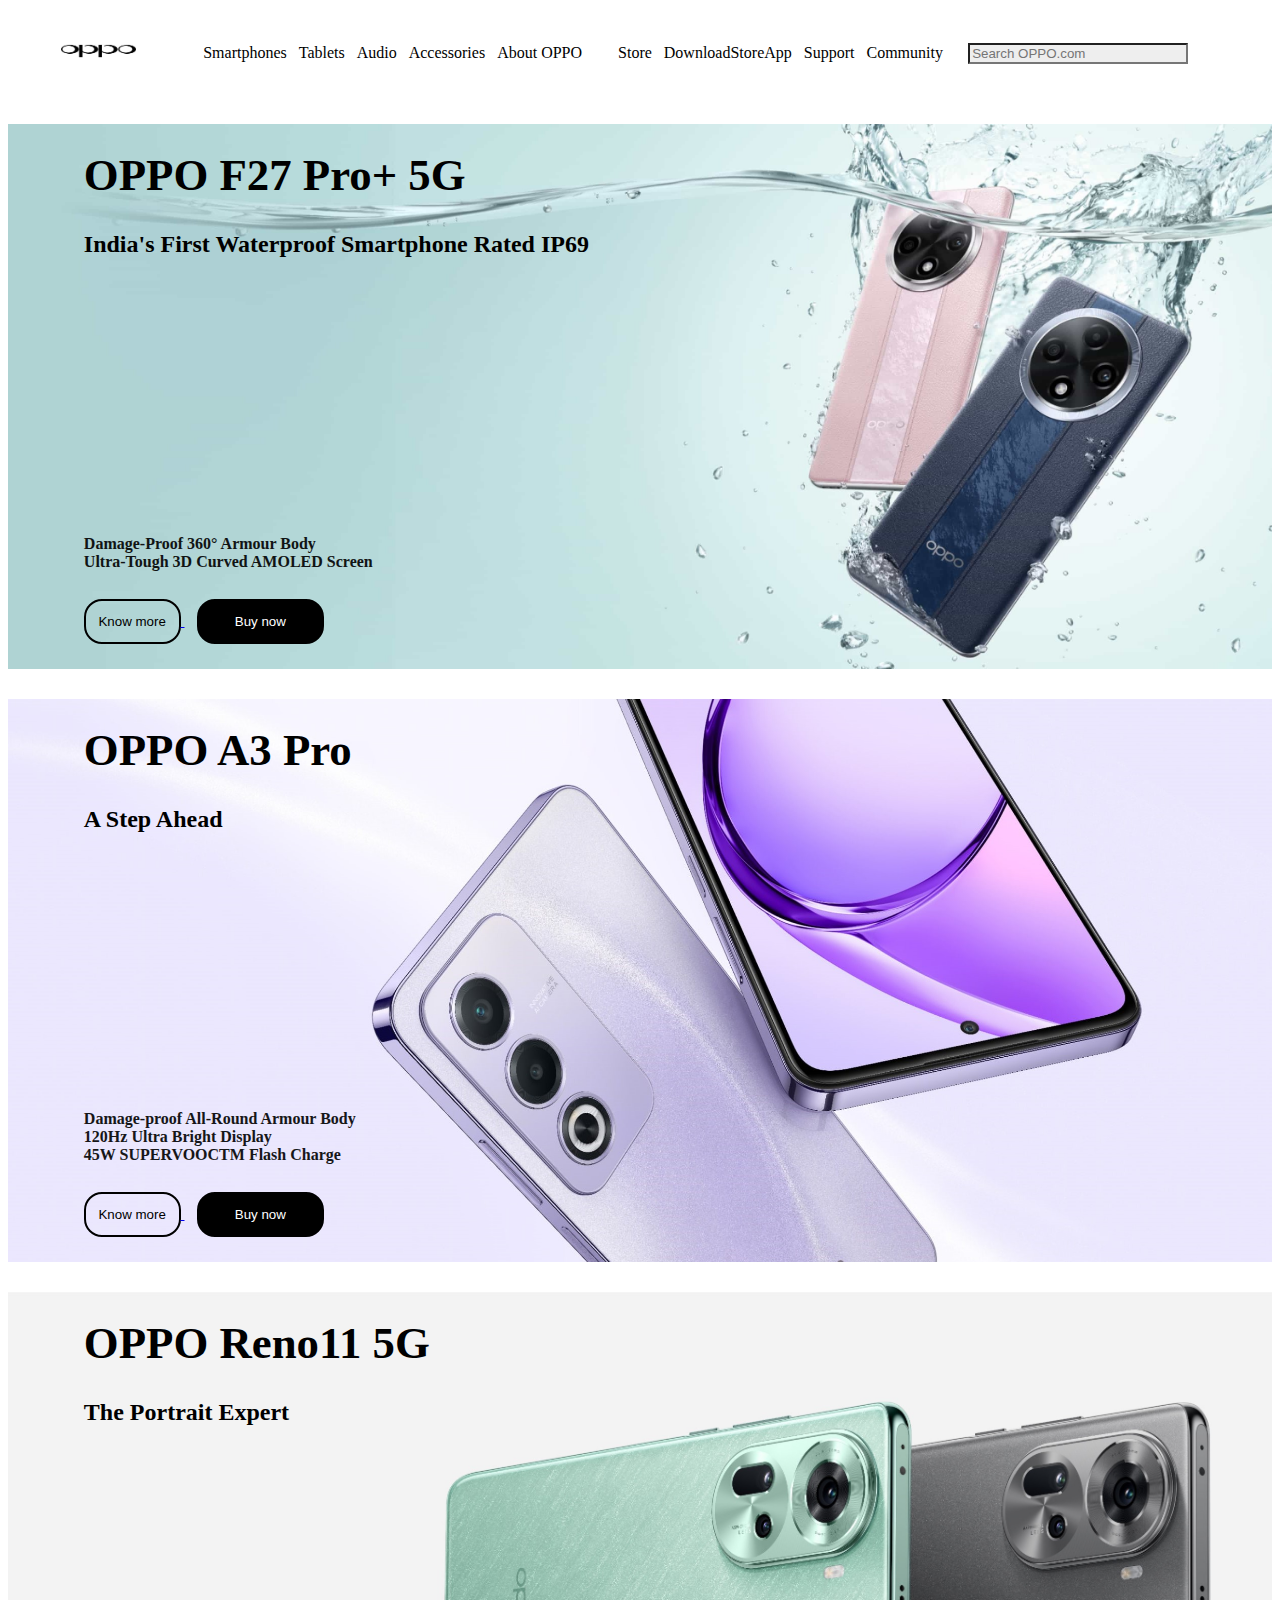
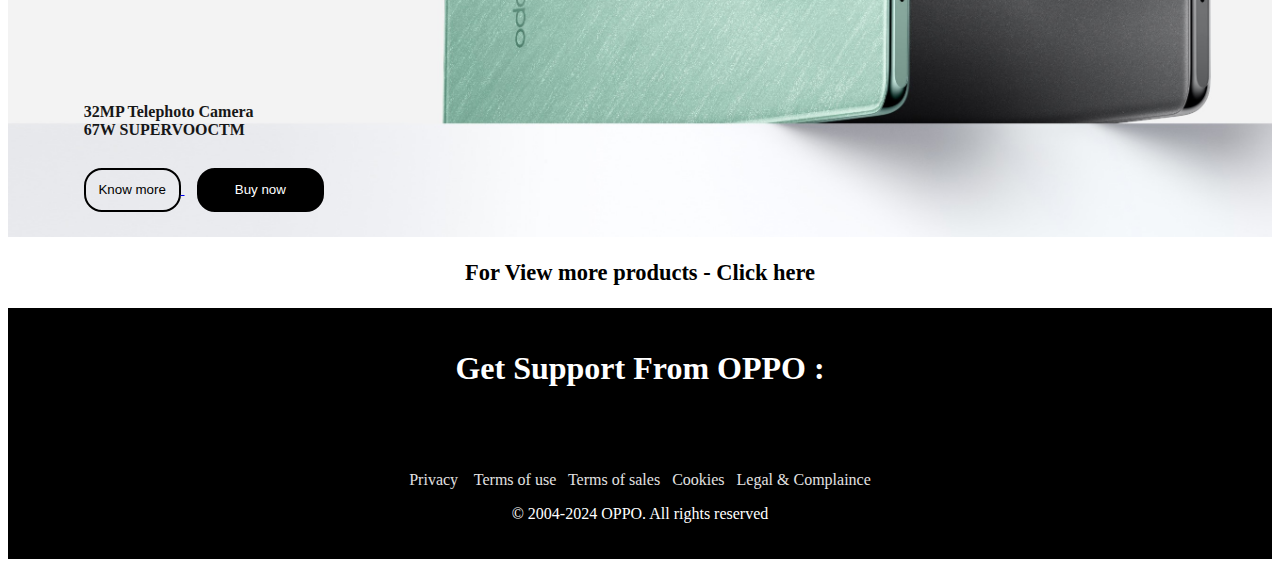
<file: Oppo_Clone/index.html>
<!DOCTYPE html>
<html lang="en">
<head>
    <meta charset="UTF-8">
    <meta name="viewport" content="width=device-width, initial-scale=1.0">
    <link rel="stylesheet" href="./css/style.css">
    <link rel="stylesheet" href="https://cdnjs.cloudflare.com/ajax/libs/font-awesome/6.5.2/css/all.min.css" integrity="sha512-SnH5WK+bZxgPHs44uWIX+LLJAJ9/2PkPKZ5QiAj6Ta86w+fsb2TkcmfRyVX3pBnMFcV7oQPJkl9QevSCWr3W6A==" crossorigin="anonymous" referrerpolicy="no-referrer" />
    <link rel="icon" href="./assets/o logo.jpg">
    <title>OppoClone.com</title>
</head>
<body>
    <div id="div1">
        <img id="logo" src="./assets/Oppo-Logo-2004.jpg" alt="Oppo Logo">
        <h4 id="nav1"> 
            Smartphones &nbsp;&nbsp;Tablets &nbsp;&nbsp;Audio &nbsp;&nbsp;Accessories &nbsp;&nbsp;About OPPO &nbsp;&nbsp;&nbsp;&nbsp;&nbsp;&nbsp;&nbsp;&nbsp;Store &nbsp;&nbsp;DownloadStoreApp &nbsp;&nbsp;Support &nbsp;&nbsp;Community
            <i class="fa-solid fa-magnifying-glass icon1"></i> 
            <input id="search" type="text" name="search" placeholder="Search OPPO.com">
            <a href="./login.html">
                <i class="fa-regular fa-user icon"></i>
            </a>    
            <i class="fa-solid fa-cart-shopping icon"></i>
            <i class="fa-solid fa-bars icon"></i>
        </h4>
        
    </div>
    <!--flex1-->
    <div style="background-image: url('./assets/1st\ image.jpg');background-repeat: no-repeat;background-size: cover;">
        <section>
            <h1 id="img1e1">OPPO F27 Pro+ 5G</h1>
            <h3 id="img1e2">India's First Waterproof Smartphone Rated IP69</h3>
        </section>
        <section>
            <h3 id="img1e3">Damage-Proof 360° Armour Body <br>
                Ultra-Tough 3D Curved AMOLED Screen
            </h3>
            <a href="https://www.oppo.com/in/smartphones/series-f/f27-pro-plus-5g/">
                <button class="b1">Know more</button>
            </a>
            <a href="https://www.oppo.com/in/product/oppo-f27-pro-plus-5g.P.P1100160">
                <button class="b2">Buy now</button>
            </a>
        </section>
    </div>
    <!--flex2-->
    <div style="background-image: url('./assets/2nd\ image.jpg');background-repeat: no-repeat;background-size:cover;">
        <section>
            <h1 id="img1e1">OPPO A3 Pro</h1>
            <h3 id="img1e2">A Step Ahead</h3>
        </section>
        <section>
            <h3 id="img1e3">Damage-proof All-Round Armour Body <br>
                120Hz Ultra Bright Display <br>
                45W SUPERVOOCTM Flash Charge
            </h3>
            <a href="https://www.oppo.com/in/smartphones/series-a/a3-pro-5g/">
                <button class="b1">Know more</button>
            </a>
            <a href="https://www.oppo.com/in/product/oppo-a3-pro-5g.P.P1100166">    
                <button class="b2">Buy now</button>
            </a>
        </section>
    </div>
    <!--flex3-->
    <div style="background-image: url('./assets/3rd\ image.jpg');background-repeat: no-repeat;background-size:cover;">
        <section>
            <h1 id="img1e1">OPPO Reno11 5G</h1>
            <h3 id="img1e2">The Portrait Expert</h3>
        </section>
        <section>
            <h3 id="img1e3">32MP Telephoto Camera <br>
                67W SUPERVOOCTM
            </h3>
            <a href="https://www.oppo.com/in/smartphones/series-reno/reno11/">
                <button class="b1">Know more</button>
            </a>
            <a href="https://www.oppo.com/in/product/oppo-reno11-5g.P.P1100151">
                <button class="b2">Buy now</button>
            </a>
        </section>
    </div>
    <section>
        <a class="more" href="https://www.oppo.com/in/smartphones/"> 
            <h3>For View more products - Click here</h3>
        </a>
    </section>
    <footer>
        <h1 style="color: white;">Get Support From OPPO :</h1>
        <a href="https://github.com/login" ><i class="fa-brands fa-github fa-flip icon2" style="color: #785ccc;font-size:40px;"></i></a>&nbsp;
        <a href="https://www.google.com/account/about/"><i class="fa-brands fa-google fa-flip icon2" style="color: #fb3b2d;font-size:40px;"></i></a>&nbsp;
        <a href="https://www.facebook.com/login/" ><i class="fa-brands fa-facebook fa-flip icon2" style="color: #002aff;font-size:40px;"></i></a>
        <p><a id="foo" href="https://www.oppo.com/in/privacy/">Privacy</a> &nbsp;&nbsp;
            <a id="foo" href="https://www.oppo.com/in/terms/">Terms of use</a>&nbsp;&nbsp;
            <a id="foo" href="https://www.oppo.com/in/store/contents/legal/terms-of-sales/">Terms of sales</a>&nbsp;&nbsp;
            <a id="foo" href="https://www.oppo.com/in/cookies/">Cookies</a>&nbsp;&nbsp;
            <a id="foo" href="https://www.oppo.com/en/legal/">Legal & Complaince</a> 
        </p>
        <p>© 2004-2024 OPPO. All rights reserved</p>
    </footer>
</body>
</html>
</file>
<file: Oppo_Clone/css/style.css>
#div1{
    background-color: white; 
    padding: 8px;
    
}
#logo{
    width: 10%;
    float: left;
    padding-left: 20px;
    
}
#nav1{
    color:black;
    font-weight: 300;
    padding-left: 15%;
    display: block;
}
#search{
    width: 20%;
    background-color: rgb(238, 238, 238);
}
#search:hover{
    background-color: rgb(216, 216, 216);
}
.icon1{
    padding-left: 2%;
}
.icon{
    font-size: 150%;
    padding-left: 2%;
    color: black;
}

/*flex1*/
#img1e1{
    padding-left: 6%;
    font-size: 280%;
    padding-top: 2%;
}
#img1e2{
    padding-left: 6%;
    font-size: 150%;
    padding-bottom: 20%;
    
}
#img1e3{
    padding-left: 6%;
    font-size: 100%;
    padding-bottom: 1%;
    opacity: 90%;
    
}
.b1{
    padding: 1%;
    margin-bottom: 2%;
    margin-left: 6%;
    border-style: solid;
    background-color: transparent;
    border-radius: 18px;
}
.b1:hover{
    background-color: rgb(255, 255, 255);
}
.b2{
    width: 10%;
    padding: 1%;
    margin-bottom: 2%;
    margin-left: 1%;
    border-style: solid;
    background-color: black;
    color: white;
    border-radius: 18px;
}
.b2:hover{
    opacity: 70%;
}
/*view more*/
.more{
    text-align: center;
    color: black;
    text-decoration: solid;
    font-size: 120%;
}
.more:hover{
    color: rgb(21, 145, 38);
}
/*flex2*/
footer {
    background-color: black;
    color: #ffffff;
    text-align: center;
    padding: 20px 0;
    width: 100%;
    position: relative;
    bottom: 0;
}
.icon2:hover{
    background-color: rgb(195, 195, 195);
}
#foo{
    color: rgb(227, 226, 226);
    text-decoration: none;
}
#foo:hover{
    color: white;
}
</file>
